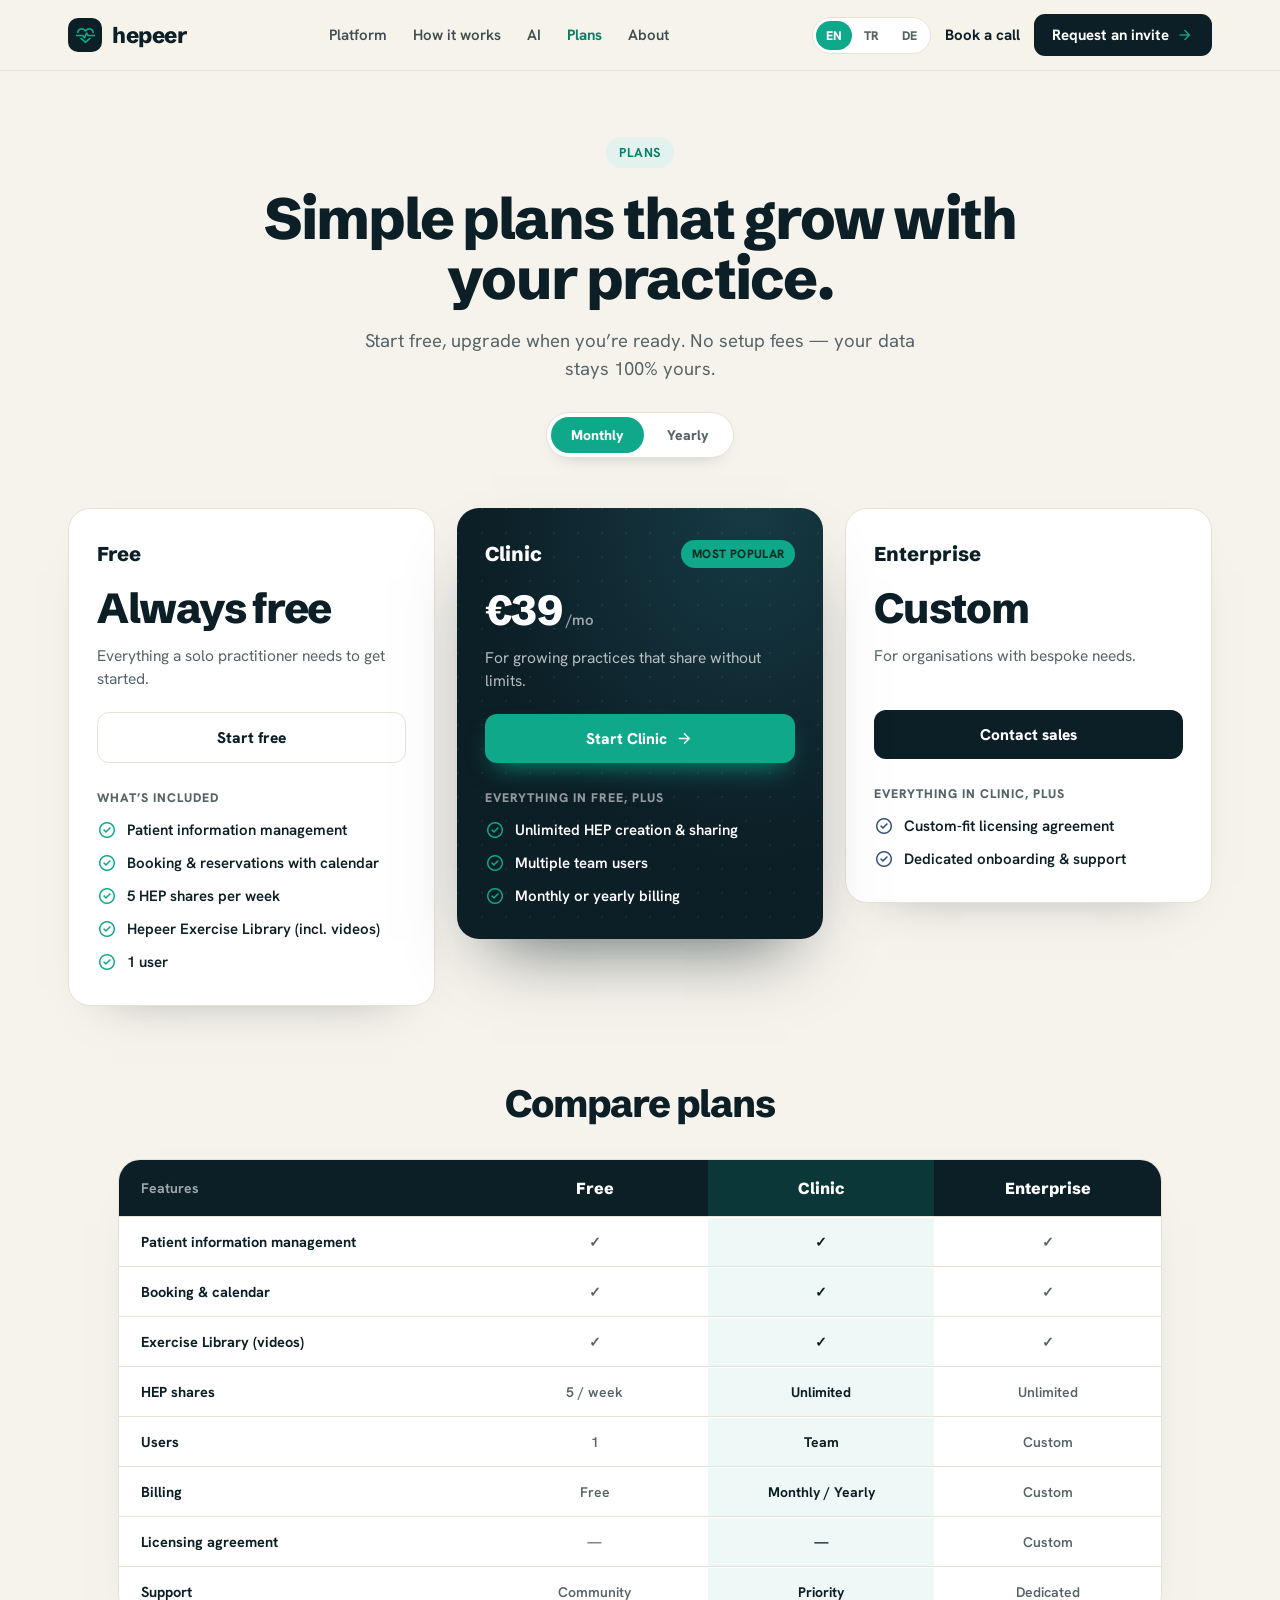
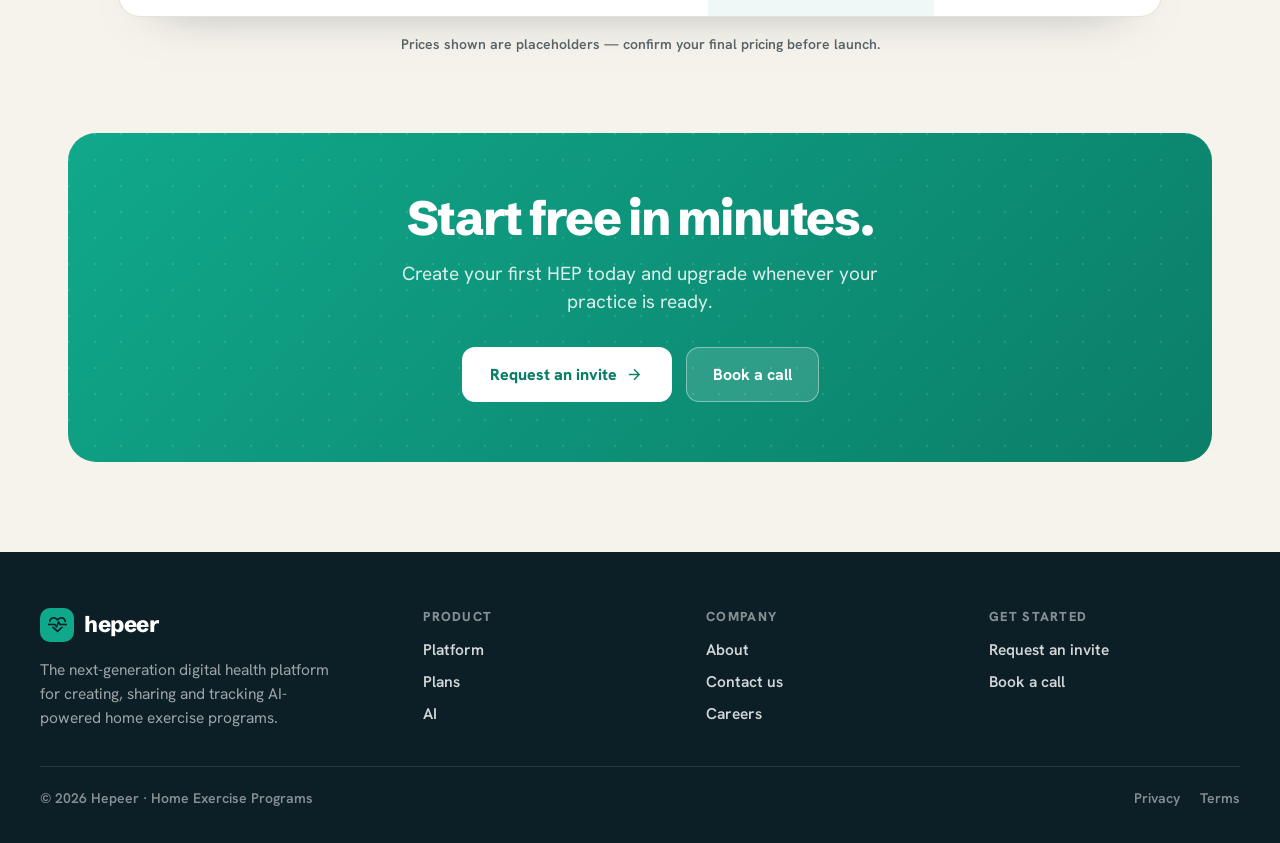
<file: plans.html>
<!DOCTYPE html>
<html lang="en">
<head>
  <meta charset="utf-8">
  <meta name="viewport" content="width=device-width, initial-scale=1">
  <title>Plans · Hepeer</title>
  <meta name="description" content="Simple Hepeer plans that grow with your practice — start free, upgrade when you’re ready.">
  <link rel="preconnect" href="https://fonts.googleapis.com">
  <link rel="preconnect" href="https://fonts.gstatic.com" crossorigin>
  <link href="https://fonts.googleapis.com/css2?family=Schibsted+Grotesk:wght@400;500;600;700;800;900&family=Hanken+Grotesk:wght@400;500;600;700&display=swap" rel="stylesheet">
  <link rel="stylesheet" href="https://fonts.googleapis.com/css2?family=Material+Symbols+Outlined:opsz,wght,FILL,GRAD@24,400,0,0">
  <link rel="stylesheet" href="assets/styles.css">
</head>
<body>
<div class="page">

  <!-- HEADER -->
  <header class="site-header">
    <div class="header-inner">
      <a href="index.html" class="brand">
        <span class="brand-mark"><span class="ms">cardiology</span></span>
        <span class="brand-name">hepeer</span>
      </a>
      <nav class="main-nav">
        <a href="index.html#features" class="nav-link" data-i18n="navPlatform">Platform</a>
        <a href="index.html#how" class="nav-link" data-i18n="navHow">How it works</a>
        <a href="index.html#ai" class="nav-link" data-i18n="navAi">AI</a>
        <a href="#top" class="nav-link is-active" data-i18n="navPlans">Plans</a>
        <a href="about.html" class="nav-link" data-i18n="navAbout">About</a>
      </nav>
      <div class="header-actions">
        <div class="seg seg-lang" role="group" aria-label="Language">
          <button type="button" data-lang="en">EN</button>
          <button type="button" data-lang="tr">TR</button>
          <button type="button" data-lang="de">DE</button>
        </div>
        <a href="index.html#contact" class="text-link" data-i18n="bookCall">Book a call</a>
        <a href="index.html#contact" class="btn-ink"><span data-i18n="requestInvite">Request an invite</span><span class="ms">arrow_forward</span></a>
      </div>
    </div>
  </header>

  <a id="top"></a>

  <!-- HERO + TOGGLE -->
  <section class="hero">
    <span class="eyebrow" data-i18n="plansEyebrow">Plans</span>
    <h1 data-i18n="plansTitle">Simple plans that grow with your practice.</h1>
    <p class="hero-sub" data-i18n="plansSub">Start free, upgrade when you’re ready. No setup fees — your data stays 100% yours.</p>
    <div class="hero-toggle">
      <div class="seg seg-billing" role="group" aria-label="Billing period">
        <button type="button" data-billing="monthly" data-i18n="billMonthly">Monthly</button>
        <button type="button" data-billing="yearly" data-i18n="billYearly">Yearly</button>
      </div>
    </div>
  </section>

  <!-- PRICING CARDS -->
  <section class="pricing">

    <!-- FREE -->
    <div class="plan">
      <div class="plan-name" data-i18n="freeName">Free</div>
      <div class="plan-price"><span class="amount" data-i18n="freePrice">Always free</span></div>
      <p class="plan-desc" data-i18n="freeDesc">Everything a solo practitioner needs to get started.</p>
      <a href="index.html#contact" class="plan-cta plan-cta--ghost" data-i18n="freeCta">Start free</a>
      <div class="plan-includes" data-i18n="freeIncludes">What’s included</div>
      <ul class="feature-list">
        <li><span class="ms">check_circle</span><span data-i18n="fPatientInfo">Patient information management</span></li>
        <li><span class="ms">check_circle</span><span data-i18n="fBooking">Booking & reservations with calendar</span></li>
        <li><span class="ms">check_circle</span><span data-i18n="fShares5">5 HEP shares per week</span></li>
        <li><span class="ms">check_circle</span><span data-i18n="fLibrary">Hepeer Exercise Library (incl. videos)</span></li>
        <li><span class="ms">check_circle</span><span data-i18n="fUsers1">1 user</span></li>
      </ul>
    </div>

    <!-- CLINIC (highlighted) -->
    <div class="plan plan--featured">
      <div class="dotgrid"></div>
      <div class="plan-body">
        <div class="plan-head">
          <div class="plan-name" data-i18n="clinicName">Clinic</div>
          <span class="plan-badge" data-i18n="clinicBadge">Most popular</span>
        </div>
        <div class="plan-price">
          <span class="amount" id="clinicAmount">€39</span>
          <span class="suffix" id="clinicSuffix">/mo</span>
        </div>
        <div class="plan-save" id="clinicSave" hidden>Save 20% billed yearly</div>
        <p class="plan-desc" data-i18n="clinicDesc">For growing practices that share without limits.</p>
        <a href="index.html#contact" class="plan-cta plan-cta--primary"><span data-i18n="clinicCta">Start Clinic</span><span class="ms">arrow_forward</span></a>
        <div class="plan-includes" data-i18n="clinicEverything">Everything in Free, plus</div>
        <ul class="feature-list">
          <li><span class="ms">check_circle</span><span data-i18n="fUnlimited">Unlimited HEP creation & sharing</span></li>
          <li><span class="ms">check_circle</span><span data-i18n="fTeamUsers">Multiple team users</span></li>
          <li><span class="ms">check_circle</span><span data-i18n="fPayments">Monthly or yearly billing</span></li>
        </ul>
      </div>
    </div>

    <!-- ENTERPRISE -->
    <div class="plan">
      <div class="plan-name" data-i18n="entName">Enterprise</div>
      <div class="plan-price"><span class="amount" data-i18n="entPrice">Custom</span></div>
      <p class="plan-desc" data-i18n="entDesc">For organisations with bespoke needs.</p>
      <a href="index.html#contact" class="plan-cta plan-cta--ink" data-i18n="entCta">Contact sales</a>
      <div class="plan-includes" data-i18n="entEverything">Everything in Clinic, plus</div>
      <ul class="feature-list">
        <li><span class="ms ent">check_circle</span><span data-i18n="fLicensing">Custom-fit licensing agreement</span></li>
        <li><span class="ms ent">check_circle</span><span data-i18n="fSupport">Dedicated onboarding & support</span></li>
      </ul>
    </div>
  </section>

  <!-- COMPARISON TABLE -->
  <section class="compare">
    <h2 data-i18n="comparisonTitle">Compare plans</h2>
    <div class="compare-card">
      <div class="compare-row compare-head">
        <div class="cell-feature" data-i18n="tblFeatures">Features</div>
        <div class="cell" data-i18n="freeName">Free</div>
        <div class="cell col-clinic" data-i18n="clinicName">Clinic</div>
        <div class="cell" data-i18n="entName">Enterprise</div>
      </div>
      <div class="compare-body" id="compareBody"></div>
    </div>
    <p class="price-note" data-i18n="priceNote">Prices shown are placeholders — confirm your final pricing before launch.</p>
  </section>

  <!-- CTA -->
  <section class="cta">
    <div class="cta-card">
      <div class="dotgrid"></div>
      <div class="cta-body">
        <h2 data-i18n="plansCtaTitle">Start free in minutes.</h2>
        <p data-i18n="plansCtaSub">Create your first HEP today and upgrade whenever your practice is ready.</p>
        <div class="cta-actions">
          <a href="index.html#contact" class="btn-light"><span data-i18n="requestInvite">Request an invite</span><span class="ms">arrow_forward</span></a>
          <a href="index.html#contact" class="btn-outline" data-i18n="bookCall">Book a call</a>
        </div>
      </div>
    </div>
  </section>

  <!-- FOOTER -->
  <footer class="site-footer">
    <div class="footer-grid">
      <div class="footer-brand">
        <a href="index.html" class="brand">
          <span class="brand-mark"><span class="ms">cardiology</span></span>
          <span class="brand-name">hepeer</span>
        </a>
        <p class="footer-tagline" data-i18n="footTagline">The next-generation digital health platform for creating, sharing and tracking AI-powered home exercise programs.</p>
      </div>
      <div>
        <div class="footer-col-title" data-i18n="footProduct">Product</div>
        <div class="footer-links">
          <a href="index.html#features" data-i18n="navPlatform">Platform</a>
          <a href="#top" data-i18n="navPlans">Plans</a>
          <a href="index.html#ai" data-i18n="navAi">AI</a>
        </div>
      </div>
      <div>
        <div class="footer-col-title" data-i18n="footCompany">Company</div>
        <div class="footer-links">
          <a href="about.html" data-i18n="footAbout">About</a>
          <a href="index.html#contact" data-i18n="footContact">Contact us</a>
          <a href="#" data-i18n="footCareers">Careers</a>
        </div>
      </div>
      <div>
        <div class="footer-col-title" data-i18n="footGet">Get started</div>
        <div class="footer-links">
          <a href="index.html#contact" data-i18n="requestInvite">Request an invite</a>
          <a href="index.html#contact" data-i18n="bookCall">Book a call</a>
        </div>
      </div>
    </div>
    <div class="footer-bottom">
      <span data-i18n="footRights">© 2026 Hepeer · Home Exercise Programs</span>
      <span class="legal">
        <a href="#" data-i18n="footPrivacy">Privacy</a>
        <a href="#" data-i18n="footTerms">Terms</a>
      </span>
    </div>
  </footer>

</div>
<script src="assets/i18n.plans.js"></script>
<script src="assets/site.js"></script>
</body>
</html>
</file>
<file: assets/styles.css>
/* Hepeer — shared site styles (reimplemented from the Hepeer design system) */

:root {
  --ink: #0C1E26;
  --ink2: #12303A;
  --primary: #10A88B;
  --primary-d: #0B7E68;
  --primary-l: #E3F2EE;
  --coral: #F26B4D;
  --coral-l: #FCE7E0;
  --bg: #F6F3EC;
  --surface: #FFFFFF;
  --muted: #566468;
  --line: #E7E2D7;
  --display: 'Schibsted Grotesk', sans-serif;
  --body: 'Hanken Grotesk', sans-serif;
}

* { box-sizing: border-box; }
html { scroll-behavior: smooth; }

body {
  margin: 0;
  background: var(--bg);
  color: var(--ink);
  font-family: var(--body);
  -webkit-font-smoothing: antialiased;
  text-rendering: optimizeLegibility;
}

::selection { background: var(--primary); color: #fff; }

.ms {
  font-family: 'Material Symbols Outlined';
  font-weight: normal;
  font-style: normal;
  line-height: 1;
  display: inline-block;
  vertical-align: middle;
}

@keyframes floaty { 0%, 100% { transform: translateY(0); } 50% { transform: translateY(-12px); } }
@keyframes floaty2 { 0%, 100% { transform: translateY(0); } 50% { transform: translateY(10px); } }
@keyframes livepulse {
  0% { box-shadow: 0 0 0 0 rgba(16, 168, 139, .5); }
  70% { box-shadow: 0 0 0 9px rgba(16, 168, 139, 0); }
  100% { box-shadow: 0 0 0 0 rgba(16, 168, 139, 0); }
}
@keyframes growbar { from { transform: scaleY(0); } to { transform: scaleY(1); } }

a { color: inherit; }

.page { min-height: 100vh; overflow-x: hidden; }
.wrap { max-width: 1200px; margin: 0 auto; padding-left: 28px; padding-right: 28px; }

/* ---------- Header ---------- */
.site-header {
  position: sticky;
  top: 0;
  z-index: 50;
  backdrop-filter: saturate(1.4) blur(10px);
  background: rgba(246, 243, 236, .82);
  border-bottom: 1px solid var(--line);
}
.header-inner {
  max-width: 1200px;
  margin: 0 auto;
  padding: 14px 28px;
  display: flex;
  align-items: center;
  justify-content: space-between;
  gap: 20px;
}
.brand { display: flex; align-items: center; gap: 10px; text-decoration: none; }
.brand-mark {
  width: 34px; height: 34px;
  border-radius: 10px;
  background: var(--ink);
  display: flex; align-items: center; justify-content: center;
  color: var(--primary);
}
.brand-mark .ms { font-size: 21px; }
.brand-name {
  font-family: var(--display);
  font-weight: 800;
  font-size: 22px;
  letter-spacing: -.02em;
  color: var(--ink);
}

.main-nav { display: flex; align-items: center; gap: 26px; }
.nav-link {
  font-size: 15px;
  font-weight: 600;
  color: var(--ink);
  text-decoration: none;
  opacity: .78;
  transition: opacity .15s;
}
.nav-link:hover { opacity: 1; }
.nav-link.is-active { font-weight: 700; color: var(--primary-d); opacity: 1; }

.header-actions { display: flex; align-items: center; gap: 14px; }
.text-link {
  font-size: 15px;
  font-weight: 700;
  color: var(--ink);
  text-decoration: none;
  white-space: nowrap;
}
.btn-ink {
  display: inline-flex; align-items: center; gap: 7px;
  background: var(--ink); color: #fff;
  font-weight: 700; font-size: 15px;
  padding: 11px 18px; border-radius: 11px;
  text-decoration: none; white-space: nowrap;
  transition: background .15s;
}
.btn-ink:hover { background: var(--ink2); }
.btn-ink .ms { font-size: 18px; color: var(--primary); }

/* Segmented toggles (language + billing) */
.seg {
  display: inline-flex; align-items: center; gap: 2px;
  background: #fff; border: 1px solid var(--line);
  border-radius: 999px; padding: 3px;
}
.seg.seg-billing { gap: 3px; padding: 4px; box-shadow: 0 8px 20px -16px rgba(12, 30, 38, .5); }
.seg button {
  border: none; cursor: pointer;
  font-family: var(--body); font-weight: 800;
  background: transparent; color: var(--muted);
  border-radius: 999px;
  transition: all .15s;
}
.seg-lang button { font-size: 12.5px; letter-spacing: .02em; padding: 6px 10px; }
.seg-billing button { font-size: 14px; padding: 9px 20px; }
.seg button.is-active { color: #fff; background: var(--primary); }

/* ---------- Hero ---------- */
.hero { max-width: 1200px; margin: 0 auto; padding: 66px 28px 20px; text-align: center; }
.eyebrow {
  display: inline-flex; align-items: center; gap: 8px;
  background: var(--primary-l); color: var(--primary-d);
  font-weight: 700; font-size: 13px; letter-spacing: .04em;
  padding: 7px 13px; border-radius: 999px; text-transform: uppercase;
}
.hero h1 {
  font-family: var(--display);
  font-weight: 800;
  font-size: clamp(34px, 4.6vw, 58px);
  line-height: 1.04;
  letter-spacing: -.03em;
  margin: 20px auto 0;
  max-width: 14em;
}
.hero-sub {
  font-size: 18.5px; line-height: 1.55; color: var(--muted);
  max-width: 560px; margin: 18px auto 0;
}
.hero-toggle { display: flex; justify-content: center; margin-top: 28px; }

/* ---------- Pricing cards ---------- */
.pricing {
  max-width: 1200px; margin: 0 auto;
  padding: 30px 28px 10px;
  display: grid; grid-template-columns: repeat(3, 1fr);
  gap: 22px; align-items: start;
}
.plan {
  background: var(--surface);
  border: 1px solid var(--line);
  border-radius: 22px;
  padding: 32px 28px;
  box-shadow: 0 24px 50px -42px rgba(12, 30, 38, .5);
}
.plan--featured {
  background: radial-gradient(120% 130% at 80% 0%, #163A44 0%, var(--ink) 62%);
  color: #fff; border: none;
  box-shadow: 0 36px 70px -34px rgba(12, 30, 38, .7);
  position: relative; overflow: hidden;
}
.plan--featured .dotgrid {
  position: absolute; inset: 0;
  background-image: radial-gradient(circle at 1px 1px, rgba(255, 255, 255, .06) 1px, transparent 0);
  background-size: 24px 24px; pointer-events: none;
}
.plan--featured .plan-body { position: relative; }

.plan-head { display: flex; align-items: center; justify-content: space-between; }
.plan-name { font-family: var(--display); font-weight: 800; font-size: 20px; }
.plan-badge {
  background: var(--primary); color: #062e25;
  font-weight: 800; font-size: 12px; letter-spacing: .03em;
  padding: 6px 11px; border-radius: 999px; text-transform: uppercase;
}
.plan-price { display: flex; align-items: baseline; gap: 4px; margin-top: 16px; }
.plan-price .amount { font-family: var(--display); font-weight: 800; font-size: 42px; letter-spacing: -.03em; }
.plan-price .suffix { font-size: 15px; font-weight: 600; color: rgba(255, 255, 255, .6); }
.plan-save { font-size: 13px; font-weight: 700; color: #5FD8BE; margin-top: 6px; }
.plan-save[hidden] { display: none; }
.plan-desc { font-size: 15.5px; line-height: 1.5; color: var(--muted); margin: 10px 0 0; min-height: 44px; }
.plan--featured .plan-desc { color: rgba(255, 255, 255, .7); }

.plan-cta {
  display: flex; align-items: center; justify-content: center; gap: 8px;
  margin-top: 22px; font-weight: 800; font-size: 15.5px;
  padding: 14px; border-radius: 12px; text-decoration: none;
  transition: background .15s, color .15s, border-color .15s;
}
.plan-cta--ghost { background: var(--surface); color: var(--ink); border: 1px solid var(--line); }
.plan-cta--ghost:hover { border-color: var(--primary); color: var(--primary-d); }
.plan-cta--primary { background: var(--primary); color: #fff; box-shadow: 0 12px 26px -10px rgba(16, 168, 139, .8); }
.plan-cta--primary:hover { background: #13c19f; }
.plan-cta--ink { background: var(--ink); color: #fff; }
.plan-cta--ink:hover { background: var(--ink2); }
.plan-cta .ms { font-size: 19px; }

.plan-includes {
  font-size: 12.5px; font-weight: 800; letter-spacing: .08em;
  text-transform: uppercase; color: var(--muted); margin: 26px 0 14px;
}
.plan--featured .plan-includes { color: rgba(255, 255, 255, .55); }

.feature-list { list-style: none; padding: 0; margin: 0; display: flex; flex-direction: column; gap: 12px; }
.feature-list li {
  display: flex; align-items: flex-start; gap: 10px;
  font-size: 15px; font-weight: 600; line-height: 1.4;
}
.feature-list .ms { font-size: 20px; color: var(--primary); flex-shrink: 0; }
.feature-list .ms.ent { color: #37517e; }

/* ---------- Comparison table ---------- */
.compare { max-width: 1100px; margin: 0 auto; padding: 64px 28px 20px; }
.compare h2 {
  font-family: var(--display); font-weight: 800;
  font-size: clamp(26px, 3vw, 38px); letter-spacing: -.025em;
  text-align: center; margin: 0 0 32px;
}
.compare-card {
  background: var(--surface); border: 1px solid var(--line);
  border-radius: 22px; overflow: hidden;
  box-shadow: 0 24px 50px -42px rgba(12, 30, 38, .5);
}
.compare-row { display: grid; grid-template-columns: 1.6fr 1fr 1fr 1fr; align-items: center; }
.compare-head { background: var(--ink); color: #fff; }
.compare-body .compare-row { border-top: 1px solid var(--line); }
.compare-head .cell-feature { padding: 18px 22px; font-weight: 700; font-size: 14px; color: rgba(255, 255, 255, .6); }
.compare-head .cell {
  padding: 18px 14px; font-family: var(--display); font-weight: 800;
  font-size: 16px; text-align: center;
}
.compare-head .cell.col-clinic { background: rgba(16, 168, 139, .18); }
.compare-body .cell-feature { padding: 15px 22px; font-weight: 700; font-size: 14.5px; color: var(--ink); }
.compare-body .cell { padding: 15px 14px; font-size: 14px; font-weight: 600; color: var(--muted); text-align: center; }
.compare-body .cell.col-clinic { font-weight: 700; color: var(--ink); background: rgba(16, 168, 139, .07); }
.price-note {
  text-align: center; font-size: 14px; color: var(--muted);
  font-weight: 600; margin: 18px auto 0; max-width: 520px;
}

/* ---------- CTA ---------- */
.cta { max-width: 1200px; margin: 0 auto; padding: 60px 28px 90px; }
.cta-card {
  background: linear-gradient(135deg, var(--primary) 0%, var(--primary-d) 100%);
  border-radius: 28px; padding: 60px 48px; text-align: center;
  color: #fff; position: relative; overflow: hidden;
}
.cta-card .dotgrid {
  position: absolute; inset: 0;
  background-image: radial-gradient(circle at 1px 1px, rgba(255, 255, 255, .12) 1px, transparent 0);
  background-size: 26px 26px;
}
.cta-card .cta-body { position: relative; }
.cta-card h2 {
  font-family: var(--display); font-weight: 800;
  font-size: clamp(28px, 4vw, 48px); line-height: 1.05;
  letter-spacing: -.03em; margin: 0;
}
.cta-card p { font-size: 19px; line-height: 1.5; color: rgba(255, 255, 255, .85); max-width: 540px; margin: 16px auto 0; }
.cta-actions { display: flex; gap: 14px; justify-content: center; margin-top: 30px; flex-wrap: wrap; }
.btn-light {
  display: inline-flex; align-items: center; gap: 8px;
  background: #fff; color: var(--primary-d);
  font-weight: 800; font-size: 16px; padding: 16px 28px;
  border-radius: 13px; text-decoration: none;
}
.btn-light .ms { font-size: 19px; }
.btn-outline {
  display: inline-flex; align-items: center; gap: 8px;
  background: rgba(255, 255, 255, .14); color: #fff;
  font-weight: 700; font-size: 16px; padding: 16px 26px;
  border-radius: 13px; text-decoration: none;
  border: 1px solid rgba(255, 255, 255, .4);
}

/* ---------- Footer ---------- */
.site-footer { background: var(--ink); color: #fff; padding: 56px 28px 36px; }
.footer-grid {
  max-width: 1200px; margin: 0 auto;
  display: grid; grid-template-columns: 1.4fr 1fr 1fr 1fr; gap: 32px;
}
.footer-brand .brand-mark { background: var(--primary); color: var(--ink); }
.footer-brand .brand-name { color: #fff; }
.footer-tagline { font-size: 15.5px; line-height: 1.55; color: rgba(255, 255, 255, .6); margin: 16px 0 0; max-width: 300px; }
.footer-col-title {
  font-size: 13px; font-weight: 800; letter-spacing: .1em;
  text-transform: uppercase; color: rgba(255, 255, 255, .5);
}
.footer-links { display: flex; flex-direction: column; gap: 11px; margin-top: 14px; }
.footer-links a { color: rgba(255, 255, 255, .82); text-decoration: none; font-size: 15.5px; font-weight: 600; }
.footer-links a:hover { color: #fff; }
.footer-bottom {
  max-width: 1200px; margin: 36px auto 0; padding-top: 22px;
  border-top: 1px solid rgba(255, 255, 255, .12);
  display: flex; justify-content: space-between; flex-wrap: wrap; gap: 12px;
  color: rgba(255, 255, 255, .5); font-size: 14px; font-weight: 600;
}
.footer-bottom .legal { display: flex; gap: 20px; }
.footer-bottom a { color: rgba(255, 255, 255, .5); text-decoration: none; }

/* ---------- Responsive ---------- */
@media (max-width: 980px) {
  .pricing { grid-template-columns: 1fr; max-width: 560px; }
  .footer-grid { grid-template-columns: 1fr 1fr; }
}
@media (max-width: 820px) {
  .main-nav { display: none; }
}
@media (max-width: 560px) {
  .header-inner { padding: 12px 18px; }
  .header-actions .text-link { display: none; }
  .compare-card { overflow-x: auto; }
  .compare-row { min-width: 560px; }
  .footer-grid { grid-template-columns: 1fr; }
  .cta-card { padding: 44px 24px; }
}

/* ===================================================================
   Home & About pages
   =================================================================== */

/* Buttons reused across hero / sections */
.btn-primary {
  display: inline-flex; align-items: center; gap: 8px;
  background: var(--primary); color: #fff; font-weight: 700; font-size: 16px;
  padding: 15px 24px; border-radius: 13px; text-decoration: none;
  box-shadow: 0 10px 24px -10px rgba(16, 168, 139, .7); transition: background .15s;
}
.btn-primary:hover { background: #13c19f; }
.btn-primary .ms { font-size: 19px; }
.btn-soft {
  display: inline-flex; align-items: center; gap: 9px;
  background: var(--surface); color: var(--ink); font-weight: 700; font-size: 16px;
  padding: 15px 22px; border-radius: 13px; text-decoration: none; border: 1px solid var(--line);
}
.btn-soft .ms { font-size: 20px; color: var(--primary); }
.btn-dark {
  display: inline-flex; align-items: center; gap: 8px;
  background: var(--ink); color: #fff; font-weight: 700; font-size: 16px;
  padding: 15px 24px; border-radius: 13px; text-decoration: none; transition: background .15s;
}
.btn-dark:hover { background: var(--ink2); }
.btn-dark .ms { font-size: 19px; color: var(--primary); }

.eyebrow.eyebrow-coral { background: var(--coral-l); color: #c1492c; }
.eyebrow .dot { width: 7px; height: 7px; border-radius: 50%; background: var(--primary); animation: livepulse 2s infinite; }

.icon-badge {
  width: 50px; height: 50px; border-radius: 14px;
  display: flex; align-items: center; justify-content: center;
  background: var(--primary-l); color: var(--primary-d);
}
.icon-badge .ms { font-size: 28px; }
.icon-badge.coral { background: var(--coral-l); color: #c1492c; }
.icon-badge.blue { background: #E7EDF6; color: #37517e; }

.section-head { max-width: 660px; }
.section-eyebrow { font-size: 13px; font-weight: 800; letter-spacing: .12em; text-transform: uppercase; color: var(--primary-d); }
.section-title {
  font-family: var(--display); font-weight: 800;
  font-size: clamp(30px, 3.6vw, 46px); line-height: 1.06; letter-spacing: -.025em; margin: 12px 0 0;
}

/* Hero (split) */
.hero-split {
  max-width: 1200px; margin: 0 auto; padding: 78px 28px 40px;
  display: grid; grid-template-columns: 1.05fr .95fr; gap: 48px; align-items: center;
}
.hero-split h1 {
  font-family: var(--display); font-weight: 800;
  font-size: clamp(38px, 5vw, 64px); line-height: 1.04; letter-spacing: -.03em;
  margin: 22px 0 0; max-width: 9em;
}
.hero-split h1 .accent { color: var(--primary); }
.hero-lead { font-size: 18.5px; line-height: 1.55; color: var(--muted); max-width: 500px; margin: 22px 0 0; }
.hero-actions { display: flex; gap: 14px; margin-top: 30px; flex-wrap: wrap; }
.hero-trust { display: flex; align-items: center; gap: 14px; margin-top: 30px; }
.avatar-stack { display: flex; }
.avatar-stack span { width: 38px; height: 38px; border-radius: 50%; border: 2px solid var(--bg); margin-left: -8px; }
.stars { color: var(--coral); font-size: 14px; letter-spacing: 1px; }
.hero-art { position: relative; height: 560px; }

/* Trust strip */
.trust { max-width: 1200px; margin: 0 auto; padding: 18px 28px 8px; }
.trust-label { text-align: center; font-size: 13px; font-weight: 700; letter-spacing: .12em; text-transform: uppercase; color: var(--muted); opacity: .8; }
.trust-logos { display: flex; flex-wrap: wrap; gap: 38px; justify-content: center; align-items: center; margin-top: 18px; opacity: .62; }
.trust-logos > div { display: flex; align-items: center; gap: 8px; font-weight: 800; font-size: 19px; color: var(--ink); }
.trust-logos .ms { font-size: 22px; }

/* Features */
.section { max-width: 1200px; margin: 0 auto; padding: 74px 28px 20px; }
.feature-row { display: grid; grid-template-columns: 1fr 1fr; gap: 46px; align-items: center; margin-top: 56px; }
.feature-row h3 { font-family: var(--display); font-weight: 800; font-size: 28px; letter-spacing: -.02em; margin: 18px 0 0; }
.feature-row .feat-eyebrow { font-size: 13px; font-weight: 800; letter-spacing: .06em; text-transform: uppercase; color: var(--primary-d); margin: 8px 0 0; }
.feature-row .feat-eyebrow.coral { color: #c1492c; }
.feature-row .feat-eyebrow.blue { color: #37517e; }
.feature-body { font-size: 17.5px; line-height: 1.6; color: var(--muted); margin: 14px 0 0; max-width: 460px; }
.check-list { list-style: none; padding: 0; margin: 20px 0 0; display: flex; flex-direction: column; gap: 11px; }
.check-list li { display: flex; align-items: center; gap: 10px; font-weight: 600; font-size: 16px; }
.check-list .ms { font-size: 20px; color: var(--primary); }
.check-list .ms.coral { color: var(--coral); }
.check-list .ms.blue { color: #37517e; }
.mock-card { background: var(--surface); border: 1px solid var(--line); border-radius: 20px; padding: 22px; box-shadow: 0 30px 60px -40px rgba(12, 30, 38, .5); }
.feature-art-center { display: flex; justify-content: center; }

/* How it works */
.how-head { text-align: center; max-width: 640px; margin: 0 auto; }
.grid-3 { display: grid; grid-template-columns: repeat(3, 1fr); gap: 22px; margin-top: 48px; }
.how-card { background: var(--surface); border: 1px solid var(--line); border-radius: 20px; padding: 28px; }
.how-card-top { display: flex; align-items: center; justify-content: space-between; }
.how-icon { width: 46px; height: 46px; border-radius: 12px; background: var(--ink); color: var(--primary); display: flex; align-items: center; justify-content: center; }
.how-icon .ms { font-size: 26px; }
.how-num { font-family: var(--display); font-weight: 800; font-size: 38px; color: var(--line); }
.how-card h3 { font-family: var(--display); font-weight: 800; font-size: 21px; margin: 18px 0 0; }
.how-card p { font-size: 16px; line-height: 1.55; color: var(--muted); margin: 8px 0 0; }

/* AI band */
.ai-band { margin: 84px auto 0; max-width: 1200px; padding: 0 28px; }
.ai-inner {
  background: radial-gradient(120% 130% at 85% 0%, #163A44 0%, var(--ink) 60%);
  color: #fff; border-radius: 28px; padding: 56px 48px; position: relative; overflow: hidden;
}
.ai-inner .dotgrid {
  position: absolute; inset: 0;
  background-image: radial-gradient(circle at 1px 1px, rgba(255, 255, 255, .06) 1px, transparent 0);
  background-size: 26px 26px;
}
.ai-grid-wrap { position: relative; display: grid; grid-template-columns: 1fr 1fr; gap: 46px; align-items: center; }
.ai-pill {
  display: inline-flex; align-items: center; gap: 8px;
  background: rgba(16, 168, 139, .16); color: #5FD8BE; font-weight: 700; font-size: 13px;
  letter-spacing: .04em; padding: 8px 14px; border-radius: 999px; text-transform: uppercase;
  border: 1px solid rgba(16, 168, 139, .3);
}
.ai-inner h2 { font-family: var(--display); font-weight: 800; font-size: clamp(28px, 3.3vw, 42px); line-height: 1.08; letter-spacing: -.025em; margin: 18px 0 0; }
.ai-lead { font-size: 17.5px; line-height: 1.6; color: rgba(255, 255, 255, .72); margin: 16px 0 0; max-width: 480px; }
.ai-cards { display: grid; grid-template-columns: 1fr 1fr; gap: 16px; }
.ai-card { background: rgba(255, 255, 255, .05); border: 1px solid rgba(255, 255, 255, .12); border-radius: 16px; padding: 20px; }
.ai-card .ms { font-size: 26px; color: var(--primary); }
.ai-card h4 { font-size: 17px; font-weight: 800; margin: 12px 0 4px; }
.ai-card p { font-size: 14.5px; line-height: 1.5; color: rgba(255, 255, 255, .66); margin: 0; }

/* Stats */
.stats { max-width: 1200px; margin: 0 auto; padding: 64px 28px 20px; }
.grid-4 { display: grid; grid-template-columns: repeat(4, 1fr); gap: 22px; }
.stat-cell { text-align: center; }
.stat-num { font-family: var(--display); font-weight: 800; font-size: clamp(38px, 4.6vw, 56px); letter-spacing: -.03em; color: var(--primary-d); }
.stat-label { font-size: 15px; font-weight: 600; color: var(--muted); margin-top: 4px; }

/* Testimonial */
.testimonial { max-width: 1000px; margin: 0 auto; padding: 70px 28px 20px; }
.testimonial-card {
  background: var(--surface); border: 1px solid var(--line); border-radius: 24px; padding: 46px;
  display: grid; grid-template-columns: auto 1fr; gap: 32px; align-items: center;
  box-shadow: 0 30px 60px -45px rgba(12, 30, 38, .5);
}
.testimonial-card img { width: 120px; height: 120px; border-radius: 20px; object-fit: cover; }
.testimonial-card .quote { font-family: var(--display); font-weight: 600; font-size: clamp(20px, 2.4vw, 28px); line-height: 1.35; letter-spacing: -.015em; margin: 12px 0 0; }
.testimonial-card .byline { margin-top: 16px; font-weight: 700; font-size: 16px; }
.testimonial-card .byline span { color: var(--muted); font-weight: 600; }

/* Contact */
.contact { max-width: 1200px; margin: 0 auto; padding: 70px 28px 90px; }
.contact-card {
  background: linear-gradient(135deg, var(--primary) 0%, var(--primary-d) 100%);
  border-radius: 28px; padding: 52px 48px; color: #fff; position: relative; overflow: hidden;
}
.contact-card .dotgrid { position: absolute; inset: 0; background-image: radial-gradient(circle at 1px 1px, rgba(255, 255, 255, .12) 1px, transparent 0); background-size: 26px 26px; }
.contact-grid { position: relative; display: grid; grid-template-columns: 1fr 1fr; gap: 48px; align-items: center; }
.contact-card h2 { font-family: var(--display); font-weight: 800; font-size: clamp(28px, 3.6vw, 46px); line-height: 1.06; letter-spacing: -.03em; margin: 0; }
.contact-card .contact-sub { font-size: 18px; line-height: 1.5; color: rgba(255, 255, 255, .85); max-width: 440px; margin: 16px 0 0; }
.contact-points { list-style: none; padding: 0; margin: 28px 0 0; display: flex; flex-direction: column; gap: 13px; }
.contact-points li { display: flex; align-items: center; gap: 11px; font-size: 16px; font-weight: 600; }
.contact-points .ms { font-size: 22px; }
.form-panel { background: #fff; border-radius: 20px; padding: 28px; box-shadow: 0 30px 60px -30px rgba(0, 0, 0, .4); }
.form-title { font-family: var(--display); font-weight: 800; font-size: 20px; color: var(--ink); margin-bottom: 18px; }
.form-row { display: grid; grid-template-columns: 1fr 1fr; gap: 14px; }
.form-panel label { display: block; }
.form-panel label + label, .form-panel .form-row + label { margin-top: 14px; }
.field-label { display: block; font-size: 13px; font-weight: 700; color: var(--ink); margin-bottom: 6px; }
.form-panel input, .form-panel textarea {
  width: 100%; box-sizing: border-box; padding: 12px 14px; border-radius: 11px;
  border: 1px solid var(--line); background: var(--bg); font-size: 15px;
  font-family: var(--body); color: var(--ink); outline: none; transition: border-color .15s, box-shadow .15s, background .15s;
}
.form-panel textarea { resize: vertical; }
.form-panel input:focus, .form-panel textarea:focus { border-color: var(--primary); background: #fff; box-shadow: 0 0 0 3px rgba(16, 168, 139, .15); }
.form-submit {
  width: 100%; margin-top: 18px; background: var(--ink); color: #fff; border: none; border-radius: 12px;
  padding: 14px; font-weight: 800; font-size: 15.5px; font-family: var(--body); cursor: pointer;
  display: flex; align-items: center; justify-content: center; gap: 8px; transition: background .15s;
}
.form-submit:hover { background: var(--primary-d); }
.form-submit .ms { font-size: 19px; color: var(--primary); }
.form-success { text-align: center; padding: 30px 8px; }
.form-success[hidden] { display: none; }
.form-success .tick { width: 64px; height: 64px; border-radius: 50%; background: var(--primary-l); color: var(--primary-d); display: inline-flex; align-items: center; justify-content: center; }
.form-success .tick .ms { font-size: 36px; }
.form-success h3 { font-family: var(--display); font-weight: 800; font-size: 23px; color: var(--ink); margin: 18px 0 0; }
.form-success p { font-size: 16px; line-height: 1.5; color: var(--muted); margin: 8px 0 0; }

/* Shared CTA card (green) used on Plans/About — title + sub + actions */
.cta-actions { display: flex; gap: 14px; justify-content: center; margin-top: 30px; flex-wrap: wrap; }

/* About hero */
.about-hero { max-width: 1200px; margin: 0 auto; padding: 70px 28px 48px; display: grid; grid-template-columns: 1.02fr .98fr; gap: 48px; align-items: center; }
.about-hero h1 { font-family: var(--display); font-weight: 800; font-size: clamp(38px, 5vw, 64px); line-height: 1.03; letter-spacing: -.03em; margin: 22px 0 0; }
.about-hero h1 .accent { color: var(--primary); }
.about-hero .hero-lead { max-width: 500px; }
.about-art { position: relative; border-radius: 24px; overflow: hidden; min-height: 420px; background: linear-gradient(135deg, #12303A, #0C1E26); }
.about-art img { width: 100%; height: 100%; object-fit: cover; position: absolute; inset: 0; }

/* Mission */
.mission { max-width: 1000px; margin: 0 auto; padding: 54px 28px; }
.mission span { font-size: 13px; font-weight: 800; letter-spacing: .12em; text-transform: uppercase; color: var(--primary-d); }
.mission p { font-family: var(--display); font-weight: 600; font-size: clamp(24px, 3.2vw, 40px); line-height: 1.25; letter-spacing: -.02em; margin: 16px 0 0; text-wrap: pretty; }

/* AI-on-all-fronts (About) — 4 cards full width */
.aif-band { margin: 30px auto 0; max-width: 1200px; padding: 0 28px; }
.aif-head { max-width: 600px; }
.aif-cards { display: grid; grid-template-columns: repeat(4, 1fr); gap: 16px; margin-top: 36px; }
.aif-card { background: rgba(255, 255, 255, .05); border: 1px solid rgba(255, 255, 255, .12); border-radius: 16px; padding: 22px; }
.aif-card .ms { font-size: 28px; color: var(--primary); }
.aif-card h4 { font-size: 17px; font-weight: 800; margin: 14px 0 5px; }
.aif-card p { font-size: 14.5px; line-height: 1.5; color: rgba(255, 255, 255, .66); margin: 0; }

/* Values */
.values-cards { display: grid; grid-template-columns: repeat(3, 1fr); gap: 22px; margin-top: 42px; }
.value-card { background: var(--surface); border: 1px solid var(--line); border-radius: 20px; padding: 30px; }
.value-card h3 { font-family: var(--display); font-weight: 800; font-size: 21px; margin: 18px 0 0; }
.value-card p { font-size: 16px; line-height: 1.55; color: var(--muted); margin: 8px 0 0; }

/* ---------- Responsive (Home/About) ---------- */
@media (max-width: 980px) {
  .hero-split, .about-hero, .ai-grid-wrap, .contact-grid { grid-template-columns: 1fr; }
  .feature-row { grid-template-columns: 1fr; }
  .feature-row > div[style*="order:2"], .feature-row .order-2 { order: 0 !important; }
  .feature-row .order-1 { order: 0; }
  .hero-art { height: auto; min-height: 420px; }
  .grid-3, .values-cards { grid-template-columns: 1fr; max-width: 560px; margin-left: auto; margin-right: auto; }
  .grid-4 { grid-template-columns: 1fr 1fr; }
  .ai-cards, .aif-cards { grid-template-columns: 1fr 1fr; }
}
@media (max-width: 640px) {
  .grid-4 { grid-template-columns: 1fr 1fr; }
  .form-row { grid-template-columns: 1fr; }
  .testimonial-card { grid-template-columns: 1fr; text-align: center; }
  .testimonial-card img { margin: 0 auto; }
  .ai-inner, .contact-card { padding: 40px 24px; }
}
@media (max-width: 480px) {
  .aif-cards { grid-template-columns: 1fr; }
}
</file>
